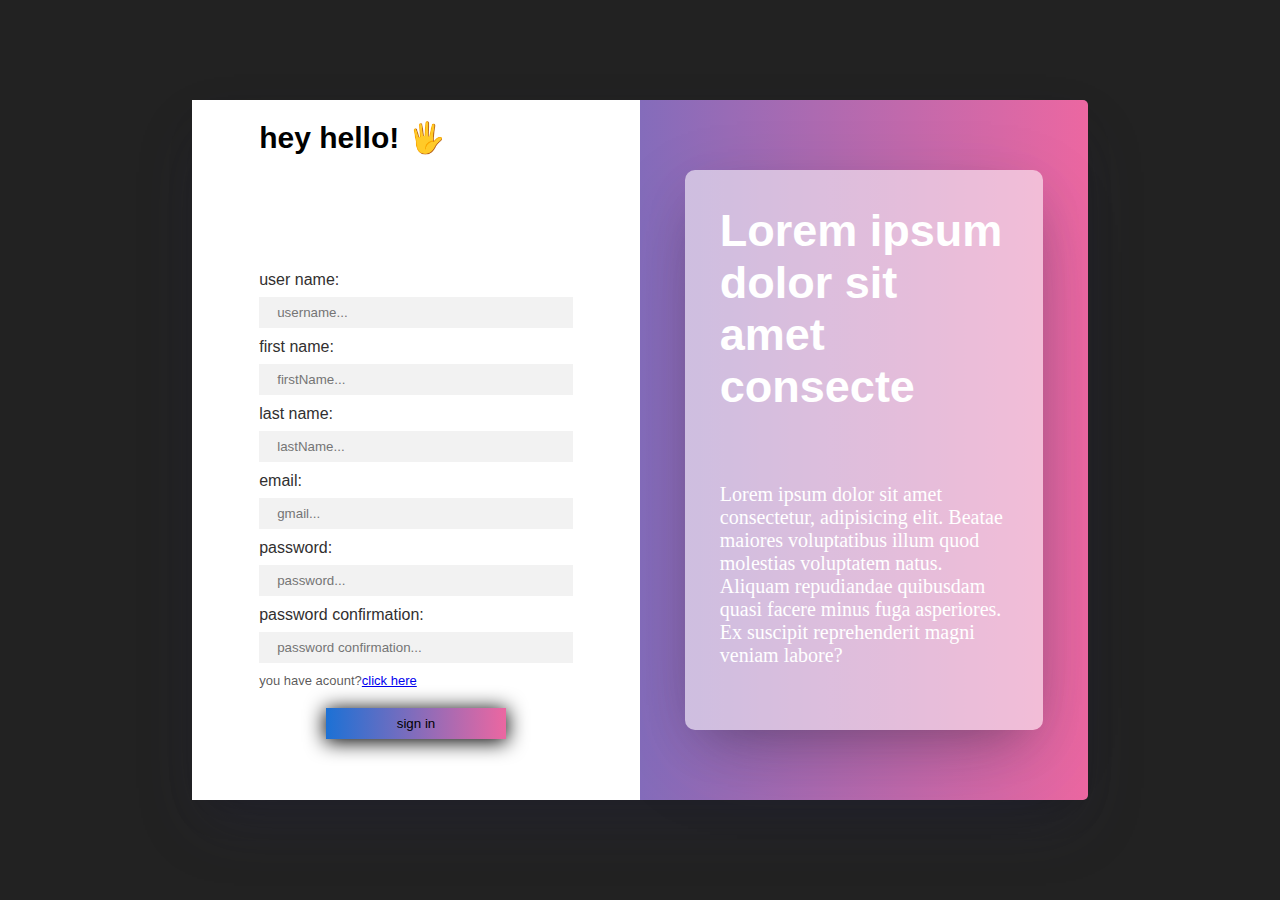
<file: html/signin.html>
<html lang="en">
    <head>
        <meta charset="UTF-8">
        <link rel="stylesheet" href="/css/signin.css">
        <meta name="viewport" content="width=device-width, initial-scale=1.0">
        <link rel="stylesheet" href="/css/signinresonsive.css">
        <title>signin</title>
        <script defer src="https://app.embed.im/snow.js"></script>
        <style>
            body{
                background-color:#222;
            }
        </style>
    </head> 
    <body>
    <div class="container tilt-in-tl">
        <div class="left">
            <h1 class="tracking-in-expand" >hey hello! &#128400</h1>
            <form action="">
                <label for="username">user name:</label>
                <input type="text" name="username" placeholder="username...">
                <label for="fname">first name:</label>
                <input type="text" placeholder="firstName..." name="fname" required>

                <label for="lname">last name:</label>
                <input type="text" placeholder="lastName..." name="lname" required>

                <label for="email">email:</label>
                <input type="email" placeholder="gmail..." name="email" required>

                <label for="pass">password:</label>
                <input type="password" placeholder="password..." name="pass" required>

                <label for="passcon">password confirmation:</label>
                <input type="password" placeholder="password confirmation..." name="passcon" required>

                <p style="width: 70%;margin-top: 10px; font-size: 13px; font-family: sans-serif; color:rgba(54, 51, 51, 0.817)"> you have acount?<a href="../log in/login.html">click here</a></p>
                
                <button>sign in</button>

            </form>
        </div>
        <div class="right">
            <div class="box">
                    <h1>Lorem ipsum dolor sit amet consecte</h1>
                    <p>Lorem ipsum dolor sit amet consectetur, adipisicing elit. Beatae maiores voluptatibus illum quod molestias voluptatem natus. Aliquam repudiandae quibusdam quasi facere minus fuga asperiores. Ex suscipit reprehenderit magni veniam labore?</p>
            </div>
        </div>
    </div>
    
</body>
</html>
</file>
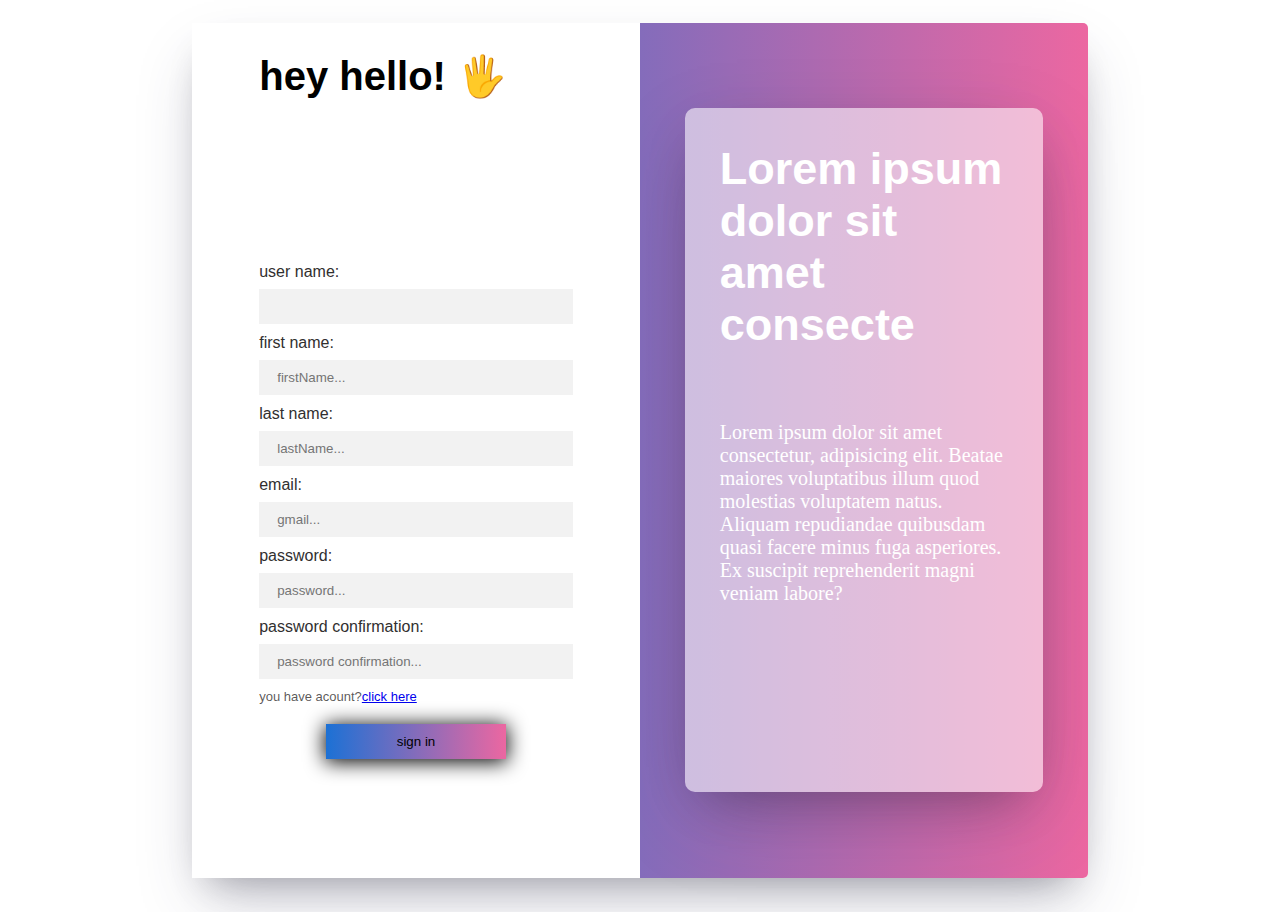
<file: sign in/signin.html>
<html lang="en">
    <head>
        <meta charset="UTF-8">
        <link rel="stylesheet" href="signin.css">
        <meta name="viewport" content="width=device-width, initial-scale=1.0">
        <link rel="stylesheet" href="signinresonsive.css">
        <title>signin</title>
    </head> 
    <body>
    <div class="container tilt-in-tl">
        <div class="left">
            <h1 class="tracking-in-expand" >hey hello! &#128400</h1>
            <form action="">
                <label for="username">user name:</label>
                <input type="text" name="username">
                <label for="fname">first name:</label>
                <input type="text" placeholder="firstName..." name="fname" required>

                <label for="lname">last name:</label>
                <input type="text" placeholder="lastName..." name="lname" required>

                <label for="email">email:</label>
                <input type="email" placeholder="gmail..." name="email" required>

                <label for="pass">password:</label>
                <input type="password" placeholder="password..." name="pass" required>

                <label for="passcon">password confirmation:</label>
                <input type="password" placeholder="password confirmation..." name="passcon" required>

                <p style="width: 70%;margin-top: 10px; font-size: 13px; font-family: sans-serif; color:rgba(54, 51, 51, 0.817)"> you have acount?<a href="../log in/login.html">click here</a></p>
                
                <button>sign in</button>

            </form>
        </div>
        <div class="right">
            <div class="box">
                    <h1>Lorem ipsum dolor sit amet consecte</h1>
                    <p>Lorem ipsum dolor sit amet consectetur, adipisicing elit. Beatae maiores voluptatibus illum quod molestias voluptatem natus. Aliquam repudiandae quibusdam quasi facere minus fuga asperiores. Ex suscipit reprehenderit magni veniam labore?</p>
            </div>
        </div>
    </div>
    
</body>
</html>
</file>
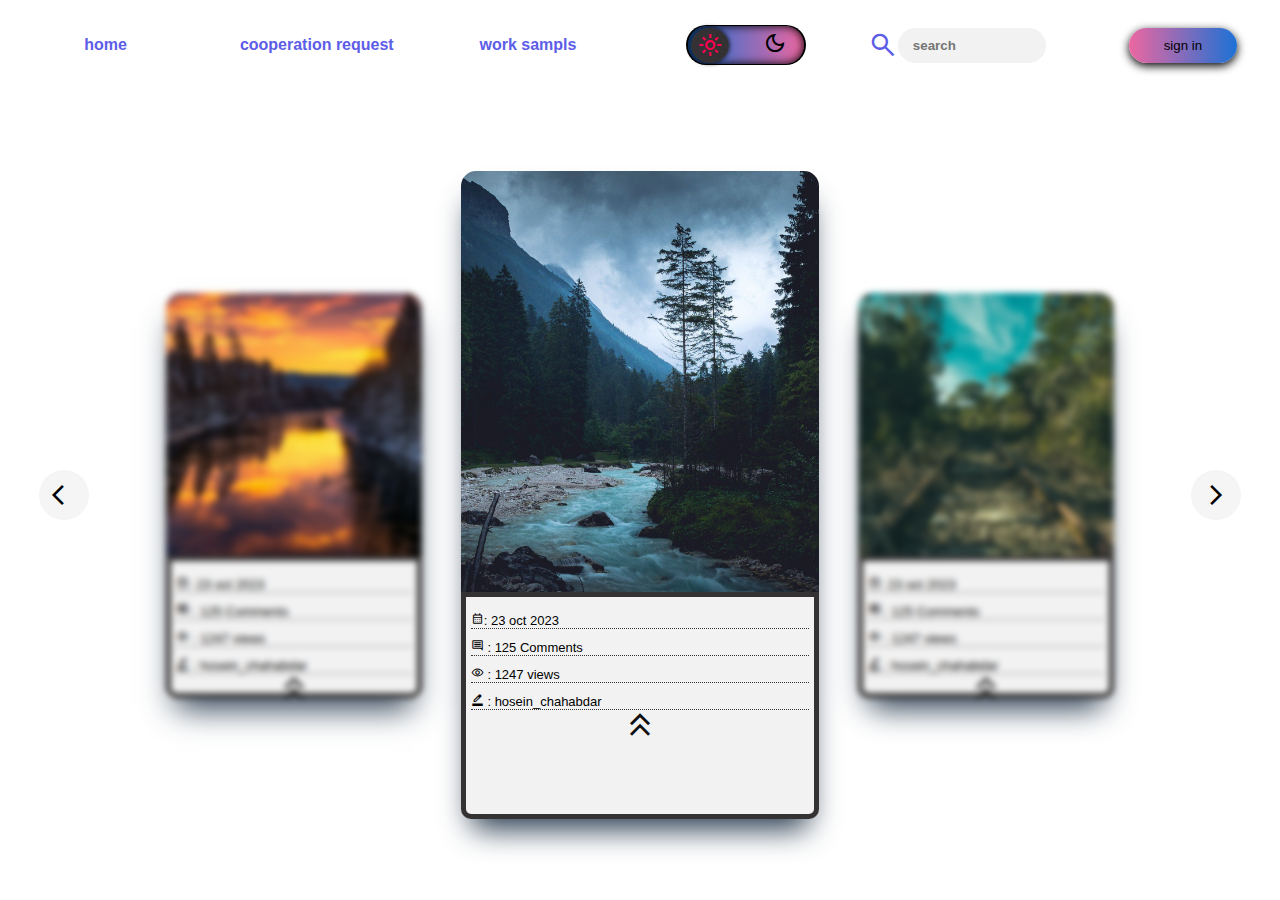
<file: post/train/index3.html>
<!DOCTYPE html>
<html>
    <head>
        <title></title>
        <link rel="stylesheet" href="index3.css">
        <link rel="stylesheet" href="https://fonts.googleapis.com/css2?family=Material+Symbols+Outlined:opsz,wght,FILL,GRAD@20..48,100..700,0..1,-50..200" />
        <link rel="stylesheet" href="index3.js">
        <meta name="viewport" content="width=device-width, initial-scale=1.0">
        <link rel="stylesheet" href="indexresponsive.css">
    </head>
    <body id="body">
        <div class="navigationbar" id="nav">
            <ul>
                <div class="navleft" id="navbot">
                    <li class="home"><a href="">home</a></li>
                    <li><a href="">cooperation request</a></li>
                    <li><a href="">work sampls</a></li>
                                    
                </div>
                <div class="navright">
                    <li>
                        <div class="themebutton">
                            <div class="backgroundbutton">
                                <div>
                                    <span class="material-symbols-outlined">light_mode</span>
                                </div>
                                <div class="ball" id="ball">
                                    <span id="icon" class="material-symbols-outlined">light_mode</span>
                                </div>
                                <div>
                                    <span class="material-symbols-outlined">dark_mode</span>
                                </div>
                            </div>    
                        </div>
                    </li>        
                    <li>
                        <span id="search" class="material-symbols-outlined">search</span>
                        <input type="text" placeholder="search">
                    </li>
                    <li>
                        <a href="../../sign in/signin.html"><button>sign in</button></a>
                    </li>
                    <li id="menubutton"><span  id="menu" class="material-symbols-outlined">menu</span></li>
                </div>
            </ul>

    </div>
        <div class="container">
            <div class="left">
                <div id="left" class="arrows">
                    <span class="material-symbols-outlined">arrow_back_ios</span>
                </div>
                <div id="leftres" class="doublearrow">
                    <span class="material-symbols-outlined">keyboard_double_arrow_left</span>
                </div>    
            </div>
            <div class="mid">
                <div id="one" class="box1">
                    <div class="photo1"></div>
                    <div class="form" >
                        <P> 
                            <span class="material-symbols-outlined">calendar_month</span>: 23 oct 2023
                        </P>
                        <P>
                            <span  class="material-symbols-outlined">comment</span> : 125 Comments
                        </P>
                        <P>
                            <span  class="material-symbols-outlined">visibility</span> : 1247 views
                        </P>
                        <p>
                            <span  class="material-symbols-outlined">border_color</span> : hosein_chahabdar
                        </p>
                        <div style="width: 100%; height: 10%;position: relative; bottom: 0px; display: flex; align-items: center; justify-content: center;">
                            <span id="turnon1" style="font-size: 40px; color:rgb(16, 15, 15); position: absolute; top:-15px; cursor: pointer;"class="material-symbols-outlined">keyboard_double_arrow_up</span>
                        </div>
                    </div>
                    <div class="information" id="up1">
                        <span id="turnoff1" style="font-size: 40px; color:rgb(16, 15, 15); position: absolute; top:-5px; left:45%; cursor: pointer;"class="material-symbols-outlined">keyboard_double_arrow_down</span>
                        <p>Lorem ipsum dolor sit amet consectetur adipisicing elit. Non, quasi vel magnam nostrum minima delectus qui? Explicabo ipsa voluptas natus blanditiis sunt aut culpa suscipit delectus? Suscipit laboriosam error impedit.</p>
                    </div>
                </div>
                <div id="two" class="box2">
                    <div class="photo2"></div>
                    <div class="form" id="form">
                        <P> 
                            <span id="first" class="material-symbols-outlined">calendar_month</span>: 23 oct 2023
                        </P>
                        <P>
                            <span id="second" class="material-symbols-outlined">comment</span> : 125 Comments
                        </P>
                        <P>
                            <span id="third" class="material-symbols-outlined">visibility</span> : 1247 views
                        </P>
                        <p>
                            <span id="four" class="material-symbols-outlined">border_color</span> : hosein_chahabdar
                        </p>
                        <div style="width: 100%; height: 10%;position: relative; bottom: 0px; display: flex; align-items: center; justify-content: center;">
                            <span id="turnon2" style="font-size: 40px; color:rgb(16, 15, 15); position: absolute; top:-15px; cursor: pointer;"class="material-symbols-outlined">keyboard_double_arrow_up</span>
                        </div>
                    </div>
                    <div class="information" id="up2">
                        <span id="turnoff2" style="font-size: 40px; color:rgb(16, 15, 15); position: absolute; top:-5px; left:45%; cursor: pointer;"class="material-symbols-outlined">keyboard_double_arrow_down</span>
                        <p>Lorem ipsum dolor sit amet consectetur adipisicing elit. Non, quasi vel magnam nostrum minima delectus qui? Explicabo ipsa voluptas natus blanditiis sunt aut culpa suscipit delectus? Suscipit laboriosam error impedit.</p>
                    </div>
                </div>
                <div id="three" class="box3">
                    <div class="photo3"></div>
                    <div class="form">
                        <P> 
                            <span  class="material-symbols-outlined">calendar_month</span>: 23 oct 2023
                        </P>
                        <P>
                            <span  class="material-symbols-outlined">comment</span> : 125 Comments
                        </P>
                        <P>
                            <span  class="material-symbols-outlined">visibility</span> : 1247 views
                        </P>
                        <p>
                            <span  class="material-symbols-outlined">border_color</span> : hosein_chahabdar
                        </p>
                        <div style="width: 100%; height: 10%;position: relative; bottom: 0px; display: flex; align-items: center; justify-content: center;">
                            <span id="turnon3" style="font-size: 40px; color:rgb(16, 15, 15); position: absolute; top:-15px; cursor: pointer;"class="material-symbols-outlined">keyboard_double_arrow_up</span>
                        </div>
                    </div>
                    <div class="information" id="up3">
                        <span id="turnoff3" style="font-size: 40px; color:rgb(16, 15, 15); position: absolute; top:-5px; left:45%; cursor: pointer;"class="material-symbols-outlined">keyboard_double_arrow_down</span>
                        <p>Lorem ipsum dolor sit amet consectetur adipisicing elit. Non, quasi vel magnam nostrum minima delectus qui? Explicabo ipsa voluptas natus blanditiis sunt aut culpa suscipit delectus? Suscipit laboriosam error impedit.</p>
                    </div>
                </div>
            </div>
            <div class="responsivemid">
                <div class="box" id="solo">
                    
                    <div class="photo"></div>
                    <div class="form">

                        <P> 
                            <span  class="material-symbols-outlined">calendar_month</span>: 23 oct 2023
                        </P>
                        <P>
                            <span  class="material-symbols-outlined">comment</span> : 125 Comments
                        </P>
                        <P>
                            <span  class="material-symbols-outlined">visibility</span> : 1247 views
                        </P>
                        <p>
                            <span  class="material-symbols-outlined">border_color</span> : hosein_chahabdar
                        </p>
                        <div style="width: 100%; height: 10%;position: relative; bottom: 0px; display: flex; align-items: center; justify-content: center;">
                            <span id="turnon" style="font-size: 40px; color:rgb(16, 15, 15); position: absolute; top:20px; cursor: pointer;"class="material-symbols-outlined">keyboard_double_arrow_up</span>
                        </div>
                    </div>
                    <div class="information" id="up">
                        <span id="turnoff" style="font-size: 40px; color:rgb(16, 15, 15); position: absolute; top:-5px; left:45%; cursor: pointer;"class="material-symbols-outlined">keyboard_double_arrow_down</span>
                        <p style="font-size: 15px;">Lorem ipsum dolor sit amet consectetur adipisicing elit. Non, quasi vel magnam nostrum minima delectus qui? Explicabo ipsa voluptas natus blanditiis sunt aut culpa suscipit delectus? Suscipit laboriosam error impedit.</p>
                    </div>

                </div>
                <div class="box4" id="sec">

                    <div class="photo4"></div>
                    <div class="form">

                        <P> 
                            <span  class="material-symbols-outlined">calendar_month</span>: 23 oct 2023
                        </P>
                        <P>
                            <span  class="material-symbols-outlined">comment</span> : 125 Comments
                        </P>
                        <P>
                            <span  class="material-symbols-outlined">visibility</span> : 1247 views
                        </P>
                        <p>
                            <span  class="material-symbols-outlined">border_color</span> : hosein_chahabdar
                        </p>
                        <div style="width: 100%; height: 10%;position: relative; bottom: 0px; display: flex; align-items: center; justify-content: center;">
                            <span id="turnon4" style="font-size: 40px; color:rgb(16, 15, 15); position: absolute;top:20px; cursor: pointer;"class="material-symbols-outlined">keyboard_double_arrow_up</span>
                        </div>
                    </div>
                    <div class="information" id="up4">
                        <span id="turnoff4" style="font-size: 40px; color:rgb(16, 15, 15); position: absolute; top:-5px; left:45%; cursor: pointer;"class="material-symbols-outlined">keyboard_double_arrow_down</span>
                        <p style="font-size: 15px;">Lorem ipsum dolor sit amet consectetur adipisicing elit. Non, quasi vel magnam nostrum minima delectus qui? Explicabo ipsa voluptas natus blanditiis sunt aut culpa suscipit delectus? Suscipit laboriosam error impedit.</p>
                    </div>
                   
                </div>
            </div>
            <div class="right">
                <div id="right" class="arrows">
                    <span class="material-symbols-outlined">arrow_forward_ios</span>
                </div>
                <div id="rightres" class="doublearrow">
                    <span class="material-symbols-outlined">keyboard_double_arrow_right</span>
                </div>
            </div>
        </div>

       

        <script src="index3.js"></script>
    </body>
</html>
</file>
<file: css/signin.css>
*{
    padding: 0;
    margin: 0;
    box-sizing: border-box;
}
::-webkit-scrollbar{
    width:10px;
}
::-webkit-scrollbar-thumb{
    background-color: rgb(255, 255, 255);
    border-radius: 5px;
}
::-webkit-scrollbar-track{
    background: rgb(236,103,161);
    background: linear-gradient(270deg, rgba(236,103,161,1) 0%, rgba(28,113,213,1) 100%);
}
body{
    display: flex;
    justify-content: center ;
    align-items: center;
    position: relative;
}
.container{
    width: 70%;
    height: 700px;
    background: rgb(236,103,161);
    background: linear-gradient(270deg, rgba(236,103,161,1) 0%, rgba(28,113,213,1) 100%);
    display: flex;
    justify-content: center;
    align-items: center;
    border-radius: 5px;
    box-shadow: rgba(50, 50, 93, 0.25) 0px 30px 60px -12px, rgba(0, 0, 0, 0.3) 0px 18px 36px -18px;
}
.left{
    position: relative;
    width: 50%;
    height: 100%;
    background-color:#ffffff;
    display: flex;
    align-items: center;
    justify-content: center;
    flex-wrap: wrap;
    position: relative;
}
.right{
    width: 50%;
    height: 100%;
    display: flex;
    justify-content: center;
    align-items: center;
}
.box{
    width: 80%;
    height: 80%;
    padding: 35px;
    box-shadow: rgba(50, 50, 93, 0.25) 0px 30px 80px -12px, rgba(0, 0, 0, 0.3) 0px 18px 50px -18px;
    background-color: rgba(255, 255, 255, 0.566);
    border-radius: 10px;
}
.box h1{
    font-size: 45px;
    color:white;
    font-family: sans-serif;
}
.box p{
    font-size: 20px;
    color: white;
    margin-top:70px;

}
.left form{
    z-index: 0;
    width: 100%;
    height: 100%;
    display: flex;
    justify-content: center;
    align-items: center;
    flex-wrap:nowrap;
    flex-direction: column;
    margin-bottom: 10px;
}
.left h1{
    margin-top: 20px;
    z-index: 50;
    width: 70%;
    float:left;
    font-size: 30px;
    font-family: sans-serif;
}
form input[type=text],input[type=password], input[type=email]{
    width: 70%;
    z-index: 50;
    padding: 8px 18px;
    border: none;
    background-color: #f2f2f2;
    margin-top: 8px;
    outline: none;
    transition: 0.5s;
}
form label{
    width: 70%;
    float: left;
    z-index: 50;
    font-family: sans-serif;
    color:rgb(49, 47, 47);
    margin-top: 10px;
}
button{
    width: 40%;
    z-index: 50;
    margin-top: 20px;
    padding: 8px 20px;
    border: none;
    transition: .5s;
    background: rgb(236,103,161);
    background: linear-gradient(270deg, rgba(236,103,161,1) 0%, rgba(28,113,213,1) 100%);
    box-shadow: 0px 2px 20px 1px black;
    margin-bottom: 10px;
    
}
button:hover{
    background: #555;
    color:#ffffff;
}
input[type=text]:focus{
    border-bottom: 1px solid rgb(47, 46, 46);
}
input[type=password]:focus{
    border-bottom: 1px solid rgb(47, 46, 46);
}
input[type=email]:focus{
    border-bottom: 1px solid rgb(47, 46, 46);
}
.tracking-in-expand {
	animation: tracking-in-expand 0.7s cubic-bezier(0.215, 0.610, 0.355, 1.000) both;
}
 @keyframes tracking-in-expand {
    0% {
      letter-spacing: -0.5em;
      opacity: 0;
    }
    40% {
      opacity: 0.6;
    }
    100% {
      opacity: 1;
    }
  }
  .tilt-in-tl {
	animation: tilt-in-tl 0.65s cubic-bezier(0.250, 0.460, 0.450, 0.940) both;
}
 @keyframes tilt-in-tl {
    0% {
      transform: rotateY(35deg) rotateX(20deg) translate(-250px, -250px) skew(12deg, 15deg);
      opacity: 0;
    }
    100% {
      transform: rotateY(0) rotateX(0deg) translate(0, 0) skew(0deg, 0deg);
      opacity: 1;
    }
  }
</file>
<file: css/signinresonsive.css>
@media only screen and (max-width:1200px)
{
    .container{
        width: 85%;
    }
}
::-webkit-scrollbar{
    width:10px;
}
::-webkit-scrollbar-thumb{
    background-color: rgb(255, 255, 255);
    border-radius: 5px;
}
::-webkit-scrollbar-track{
    background: rgb(236,103,161);
    background: linear-gradient(270deg, rgba(236,103,161,1) 0%, rgba(28,113,213,1) 100%);
}
@media only screen and (max-width:992px)
{
    .container{
        width: 90%;
    }
    .box{
        width: 85%;
    }
    .box h1{
        font-size: 30px;
    }
    .left h1{
        font-size: 30px;
    }
}
@media only screen and (max-width:768px)
{
    .container{
        width: 100%;
        flex-direction: column;
        height: 250vh;
    }
    .left{
        width: 90%;
        height: 125vh;
        order: 2;
    }
    .right{
        width: 90%;
        height: 125vh;
        order: 1;
    }
}
</file>
<file: sign in/signin.css>
*{
    padding: 0;
    margin: 0;
    box-sizing: border-box;
}
::-webkit-scrollbar{
    width:10px;
}
::-webkit-scrollbar-thumb{
    background-color: rgb(255, 255, 255);
    border-radius: 5px;
}
::-webkit-scrollbar-track{
    background: rgb(236,103,161);
    background: linear-gradient(270deg, rgba(236,103,161,1) 0%, rgba(28,113,213,1) 100%);
}
body{
    display: flex;
    justify-content: center ;
    align-items: center;
    position: relative;
}
.container{
    width: 70%;
    height: 95%;
    background: rgb(236,103,161);
    background: linear-gradient(270deg, rgba(236,103,161,1) 0%, rgba(28,113,213,1) 100%);
    display: flex;
    justify-content: center;
    align-items: center;
    border-radius: 5px;
    box-shadow: rgba(50, 50, 93, 0.25) 0px 30px 60px -12px, rgba(0, 0, 0, 0.3) 0px 18px 36px -18px;
}
.left{
    position: relative;
    width: 50%;
    height: 100%;
    background-color:#ffffff;
    display: flex;
    align-items: center;
    justify-content: center;
    flex-wrap: wrap;
}
.right{
    width: 50%;
    height: 100%;
    display: flex;
    justify-content: center;
    align-items: center;
}
.box{
    width: 80%;
    height: 80%;
    padding: 35px;
    box-shadow: rgba(50, 50, 93, 0.25) 0px 30px 80px -12px, rgba(0, 0, 0, 0.3) 0px 18px 50px -18px;
    background-color: rgba(255, 255, 255, 0.566);
    border-radius: 10px;
}
.box h1{
    font-size: 45px;
    color:white;
    font-family: sans-serif;
}
.box p{
    font-size: 20px;
    color: white;
    margin-top:70px;

}
.left form{
    z-index: 0;
    width: 100%;
    height: 95%;
    display: flex;
    justify-content: center;
    align-items: center;
    flex-wrap:nowrap;
    flex-direction: column;
}
.left h1{
    z-index: 50;
    width: 70%;
    float:left;
    font-size: 40px;
    font-family: sans-serif;
    margin-top: 30px;
}
form input[type=text],input[type=password], input[type=email]{
    width: 70%;
    z-index: 50;
    padding: 10px 18px;
    border: none;
    background-color: #f2f2f2;
    margin-top: 8px;
    outline: none;
    transition: 0.5s;
}
form label{
    width: 70%;
    float: left;
    z-index: 50;
    font-family: sans-serif;
    color:rgb(49, 47, 47);
    margin-top: 10px;
}
button{
    width: 40%;
    z-index: 50;
    margin-top: 20px;
    padding: 10px 20px;
    border: none;
    transition: .5s;
    background: rgb(236,103,161);
    background: linear-gradient(270deg, rgba(236,103,161,1) 0%, rgba(28,113,213,1) 100%);
    box-shadow: 0px 2px 20px 1px black;
    
    
}
button:hover{
    background: #555;
    color:#ffffff;
}
input[type=text]:focus{
    border-bottom: 1px solid rgb(47, 46, 46);
}
input[type=password]:focus{
    border-bottom: 1px solid rgb(47, 46, 46);
}
input[type=email]:focus{
    border-bottom: 1px solid rgb(47, 46, 46);
}
.tracking-in-expand {
	animation: tracking-in-expand 0.7s cubic-bezier(0.215, 0.610, 0.355, 1.000) both;
}
 @keyframes tracking-in-expand {
    0% {
      letter-spacing: -0.5em;
      opacity: 0;
    }
    40% {
      opacity: 0.6;
    }
    100% {
      opacity: 1;
    }
  }
  .tilt-in-tl {
	animation: tilt-in-tl 0.65s cubic-bezier(0.250, 0.460, 0.450, 0.940) both;
}
 @keyframes tilt-in-tl {
    0% {
      transform: rotateY(35deg) rotateX(20deg) translate(-250px, -250px) skew(12deg, 15deg);
      opacity: 0;
    }
    100% {
      transform: rotateY(0) rotateX(0deg) translate(0, 0) skew(0deg, 0deg);
      opacity: 1;
    }
  }
</file>
<file: sign in/signinresonsive.css>
@media only screen and (max-width:1200px)
{
    .container{
        width: 85%;
    }
}
::-webkit-scrollbar{
    width:10px;
}
::-webkit-scrollbar-thumb{
    background-color: rgb(255, 255, 255);
    border-radius: 5px;
}
::-webkit-scrollbar-track{
    background: rgb(236,103,161);
    background: linear-gradient(270deg, rgba(236,103,161,1) 0%, rgba(28,113,213,1) 100%);
}
@media only screen and (max-width:992px)
{
    .container{
        width: 90%;
    }
    .box{
        width: 85%;
    }
    .box h1{
        font-size: 30px;
    }
    .left h1{
        font-size: 30px;
    }
}
@media only screen and (max-width:768px)
{
    .container{
        width: 100%;
        flex-direction: column;
        height: 250vh;
    }
    .left{
        width: 90%;
        height: 125vh;
        order: 2;
    }
    .right{
        width: 90%;
        height: 125vh;
        order: 1;
    }
}
</file>
<file: post/train/index3.css>
*{
    padding: 0;
    box-sizing: border-box;
    margin: 0;
    user-select: none;
    
}
body{
    overflow-x: hidden;
}

.container{
    width: 100vw;
    height: 90vh;
    display: flex;
}
.mid{
    width: 80vw; 
    height: 90vh;
    display: flex;
    justify-content:space-around;
    align-items: center; position:
    relative;
}
.right{
    width: 10vw;
    height: 90vh;
    display: flex;
    align-items: center;
    justify-content: center;
}
.left{
    height: 90vh;
    width: 10vw;
    display: flex;
    align-items: center;
    justify-content: center;
}
.responsivemid{
    width: 80vw; 
    height: 90vh;
    justify-content:space-around;
    align-items: center; 
    position:relative;
    display:none;
    overflow-x: hidden;
}
.box{
    border-radius:10px;
    position: absolute;
    left: 12.5%;
    width: 75%;
    height: 80%;
    background-color: #343232;
    animation-duration: 1s;
    box-shadow: rgb(38, 57, 77) 0px 20px 30px -10px;
    z-index: 5;
}
.box1{
    filter: blur(3px);
    border-radius:5px;
    animation-duration:1s;
    position: absolute;
    left:3.75%;
    width:25%;
    height: 50%;
    box-shadow: rgb(38, 57, 77) 0px 20px 30px -10px;
}
.box2{
    display: flex;
    flex-wrap: wrap;
    justify-content: center;
    border-radius: 20px;
    animation-duration:1s;
    
    left:32.5%;
    position: absolute;
    width: 35%;
    height: 80%;
    box-shadow: rgb(38, 57, 77) 0px 20px 30px -10px;
}
.box3{
    filter: blur(3px);
    border-radius: 20px;
    animation-duration:1s;
    position: absolute;
    left:71.25%;
    width: 25%;
    height: 50%;
    
    box-shadow: rgb(38, 57, 77) 0px 20px 30px -10px;
}
.box4{
    position: absolute;
    border-radius:10px;
    width: 60%;
    height: 60%;
    left: 20%;
    z-index: -5;
    background-color:#343232;
    box-shadow: rgb(38, 57, 77) 0px 20px 30px -10px;
    animation-duration: 1S;
    filter: blur(3PX);
}
.form{
    font-size: inherit;
    position: relative;
    border-radius: 0px 0px 10px 10px;
    border:5px solid #343232;
    font-family: sans-serif;
    width: 100%;
    height: 35%;
    background-color: #f2f2f2;
}
.form p{
    width: 100%;
    border-bottom: 0.5px dotted #343232;
    font-size: inherit;
}
.box2 .form{
    padding: 5px;
    font-size: 13px;
}
.box2 .form span{
    margin-top: 10px;
    font-size: 13px;
}

.box1 .form span{
    margin-top: 10px; 
    font-size: 13px;
}

.box1 .form{
    padding: 5px;
    font-size: 13px;

}
.box3 .form span{
    margin-top: 10px;
    font-size: 13px;
}

.box3 .form{
    padding: 5px;
    font-size: 13px;
    background-color: #f2f2f2;
}
.information{
    width: 100%;
    height: 100%;
    padding: 45px;
    font-family: sans-serif;
    text-align:justify;
    color:rgb(0, 0, 0);
    font-size: 17;
    animation-duration: 0.75s;
    
    background: rgb(236,103,161);
    background: linear-gradient(180deg, rgba(236,103,161,1) 0%, rgba(28,113,213,1) 100%);
    position: absolute;
    bottom: 0px;
    border-radius: 10px;
    z-index: 20;
    display: none;
    justify-content: center;
    align-items: center;
}
.information p{
    color:#00000073;
}
.box1 .information{
    background: rgb(131,58,180);
    background: linear-gradient(180deg, rgba(131,58,180,1) 0%, rgba(253,29,29,1) 50%, rgba(252,176,69,1) 100%);
}
.box3 .information{
    background: rgb(34,193,195);
    background: linear-gradient(180deg, rgba(34,193,195,1) 0%, rgba(253,187,45,1) 100%);
}
.information p{
    text-decoration-line:underline;
    line-height: 30px;
}

@keyframes up{
    from{
        height: 0;
    }
    to{
        height: 100%;
    }
}
.photo{
    width: 100%;
    height: 65%;
    background-position: center;
    background-repeat: no-repeat;
    background-size: cover;
    border-radius: 15px 15px 0px 0px;
    background-image: url(/photos/Jowhareh_galleries_6_poster_6206362b-eb48-46db-a74c-180b8acc330c.jpeg);
}
.photo4{
    width: 100%;
    height: 65%;
    background-position: center;
    background-repeat: no-repeat;
    background-size: cover;
    border-radius: 15px 15px 0px 0px;
    background-image: url(/photos/Jowhareh_galleries_poster_baa7ec19-3e2f-454d-8446-e707b3b993f0.jpeg);
}
.photo1{

   
    width: 100%;
    height: 65%;
    border-radius:15px 15px 0px 0px;
    background-position: center;
    background-repeat: no-repeat;
    background-size: cover;
    background-image: url(/photos/Jowhareh_galleries_6_poster_6206362b-eb48-46db-a74c-180b8acc330c.jpeg);
}
.photo2{
    width: 100%;
    height: 65%;
    border-radius: 15px 15px 0px 0px;
    background-position: center;
    background-repeat: no-repeat;
    background-size: cover;
    background-image:url(/photos/Jowhareh_galleries_6_poster_3b11a1a5-34ac-435d-83be-cc7e505e1aa5.jpeg);
}
.photo3{
    width: 100%;
    height: 65%;
    border-radius: 15px 15px 0px 0px;
    background-position: center;
    background-repeat: no-repeat;
    background-size: cover;
    background-image:url(/photos/Jowhareh_galleries_poster_baa7ec19-3e2f-454d-8446-e707b3b993f0.jpeg);
}
    
@keyframes animationone{
    0%{
        width: 25%;
        height:50%;
        left:3.75%;
        filter: blur(3px);
        z-index: 0;
    }
    100%{
        width: 35%;
        height: 80%;
        left:32.5%;
        z-index: 100;
        filter: blur(0px);
    }
}
@keyframes animationtwo{
    from{
        width: 35%;
        height: 80%;
        left:32.5%;
        filter: blur(0px);
    }
    to{
        width: 25%;
        height:50%;
        left:71.25%;
        filter: blur(3px);
    }
}
@keyframes animationthree{
    0%{
        width: 25%;
        height:50%;
        left:71.25%;
        font-size: 13px;
        opacity: 1;
        
    }
    50%{
        width: 0;
        height:0;
        left:100%;
        font-size: 0;
        opacity: -1;
      
        
    }
    50.0000000001%{
        left:0;
    }
    100%{
        width: 25%;
        height:50%;
        left:3.75%;
        font-size: 13PX;
    }
}

@keyframes reverseanimationone{
    0%{
        width: 25%;
        height:50%;
        left:3.75%;
        opacity: 1;
    }
    50%{
        width: 0;
        height:0;
     opacity: -1;
        left:0;
    }
    50.0000000001%{
        left:100%;
    }
    100%{
        width: 25%;
        height:50%;
        left:71.25%;
        opacity: 1;
    }
}
@keyframes reverseanimationtwo{
    from{
        width: 35%;
        height: 80%;
        left:32.5%;
    }
    to{
        width: 25%;
        height:50%;
        left:3.75%;
    }
}
@keyframes reverseanimationthree{
   0%{
        height: 50%;
        width: 25%;
        left:71.25%;
        z-index: 0;
   }
   100%{
    height: 80%;
    width: 35%;
    left:32.5%;
    z-index: 100;
   }
}
@keyframes responsiveswitchleft{
    0%{
        width: 60%;
        height: 60%;
        left:20%;
        z-index: -5;
        filter: blur(3px);
        
    }
    50%{
        width:67.5%;
        height: 70%;
        left:-67.5%;
        z-index: 0;
        filter: blur(3px);
    }
    100%{
        width: 75%;
        height: 80%;
        left: 12.5%;
        z-index: 5;
        filter: blur(0px);
        
    }
}
@keyframes responsiveswitchright{
    0%{
        width: 75%;
        height: 80%;
        left:12,5%;
        z-index: 5;
        filter: blur(0px);
    }
    50%{
        width:67.5%;
        height: 70%;
        left:100%;
        z-index: 0;
        filter: blur(3px);

    }
    100%{
        width: 60%;
        height: 60%;
        left: 20%;
        z-index: -5;
        filter: blur(3px);

    }
}
@keyframes reverseresponsiveswitchright{
0%{
    width: 60%;
    height: 60%;
    left:20%;
    z-index: -5;
    filter: blur(3px);
}
50%{
    width: 67.5%;
    height: 70%;
    left:100%;
    z-index: 0;
    filter: blur(3px);
}
100%{
    width: 75%;
    height: 80%;
    left:12.5%;
    z-index: 5;
    filter: blur(0px);
}
}
@keyframes reverseresponsiveswitchleft{
    0%{
        width: 75%;
        height: 80%;
        left:12.5%;
        z-index: 5;
        filter:blur(0px);
    }
    50%{
        width: 67.5%;
        height: 70%;
        left:-67.5%;
        z-index: 0;
        filter: blur(3px);
    }
    100%{
        width: 60%;
        height: 60%;
        left:20%;   
        z-index: -5;
        filter:blur(3px);
    }
    
}
.arrows{
    width: 50px;
    height: 50px;
    background-color: whitesmoke;
    border-radius: 50%;
    display: flex;
    align-items: center;
    justify-content: center;
    font-size: 40px;
    z-index: 10;
    user-select: none;
    cursor: pointer;

}
.doublearrow{
    background-color: whitesmoke;
    width: 50px;
    height: 50px;
    border-radius: 50%;
    display:none;
    align-items: center;
    justify-content: center;
    z-index: 10;
    font-size: 40px;
    user-select: none;
    cursor: pointer;
}
.doublearrow:hover{
    background-color: #343232;
    color:rgba(255, 166, 0, 0.881);
}

.arrows:hover{
    background-color: #343232;
    color:rgba(255, 166, 0, 0.801);
}
.navigationbar{
    width: 100%;
    height: 10vh;
}
.navigationbar ul{
    width: 100%;
    height: 10vh;
    display: flex;
    flex-direction: row;
    flex-wrap: wrap;
    list-style:none;
}
.navleft , .navright{
    width: 50%;
    height: 10vh;
    display: flex;
}
.navleft li , .navright li{
    width: 33%;
    display: flex;
    justify-content: center;
    align-items: center;
}
.navleft li a{
    text-decoration: none;
    font-size: 16px;
    font-family: sans-serif;
    color:rgb(93, 93, 232);
    font-weight: 550;
}
.navleft li a:hover{
    color:rgb(67, 62, 62);
}
#menubutton span{
    font-size: 45px;
    color:rgb(93, 93, 232)
    
}
#menubutton{
   display: none;
}
@keyframes showmenu{
    from{
        top:-24vh;
    }
    to{
        top: 10vh;
    }
}
@keyframes hidemenu{
    from{
        top:10vh;
    }
    to{
        top:-24vh;
    }
}
li input{
    border-radius: 35px;
    border: none;
    width: 70%;
    padding: 10px 15px;
    background-color: #f2f2f2;
    color:rgb(93, 93, 232);
    font-family: sans-serif;
    font-weight: 550;
    
}
li button{
    cursor: pointer;
    border: none;
    background: rgb(236,103,161);
    background: linear-gradient(90deg, rgba(236,103,161,1) 0%, rgba(28,113,213,1) 100%);
    padding:10px 35px;
    border-radius: 25px;
    transition: 0.5s;
    margin-right: -30px;
    box-shadow: 0px 3px 10px ;
}
li button:hover{
    padding: 12px 42px;
    background: rgb(131,58,180);
    color:rgba(28,113,213,1);
    background: linear-gradient(270deg, rgba(131,58,180,1) 0%, rgba(253,29,29,1) 50%, rgba(252,176,69,1) 100%);
}
#search{
    font-size: 30px;
    color:rgb(93, 93, 232);
    transition: 0.5s;
    cursor: pointer;
}
#search:hover{
    color:rgb(135, 135, 215) ;
    font-size: 45px;
    font-weight: 600;
}
.themebutton{
    width: 120px;
    height:40px;
    background-color: rgb(0, 0, 0);
    display: flex;
    border-radius: 40px;
    align-items: center;
    justify-content: center;
}
.themebutton span{
    color:rgb(0, 0, 0);
}
.backgroundbutton{
    background: rgb(236,103,161);
    background: linear-gradient(270deg, rgba(236,103,161,1) 0%, rgba(28,113,213,1) 100%);
    width: 116px;
    display: flex;
    position: relative;
    align-items: center;
    justify-content: space-around;
    height: 38px;
    border-radius: 35px;
    margin: 2px;
    box-shadow: 0px 0px 10px black inset;
    

}
@keyframes ball{
    from{
        left:3px;
    }
    to{
        left:75px;
    }
}
@keyframes reverseball{
    from{
        left:75px;
    }
    to{
        left:3px;
    }
}
.ball{
    position: absolute;
    width: 38px;
    z-index: 5;
    animation-duration: 0.5s;
    height: 35px;
    background:rgba(51, 48, 48, 0.978);
    border-radius: 50%;
    left: 3px;
    box-shadow: 0px 0px 5px black;
    display: flex;
    align-items: center;
    justify-content: center;
    cursor: pointer;
}
.ball span{
    color:#ff0051
}
</file>
<file: post/train/indexresponsive.css>
@media only screen and (max-width: 992px )
{
   .mid{
    display: none;
   }
   .responsivemid{
    display:flex;
    width: 80VW;
    height: 100VH;
   }
   .doublearrow{
    display: flex;
   }
   .arrows{
    display: none;
   }
   .navigationbar{
      height: 34vh;
      position: relative;
  }
  .navleft{
      order:2;
      flex-direction: column;
      flex-wrap: wrap;
      width: 100%;
      height: 24vh;
      transition: 0.5s;
      position: absolute;
      bottom: 0;
      z-index: -10;
  }
  .navleft li{
      width: 100%;
      height:8vh;
      box-shadow: 0px 0px 1px rgba(0, 0, 0, 0.387);
  }
  .home{
      background-color: rgb(48, 43, 43);
  }
  .navright{
      width: 100%;
      background-color: white;
      z-index: 5;
  }
  #menubutton{
      display: flex;
      cursor: pointer;
      user-select:none;
  }
  #menubutton:hover{
    color:rgb(55, 53, 53);
  }
}
</file>
